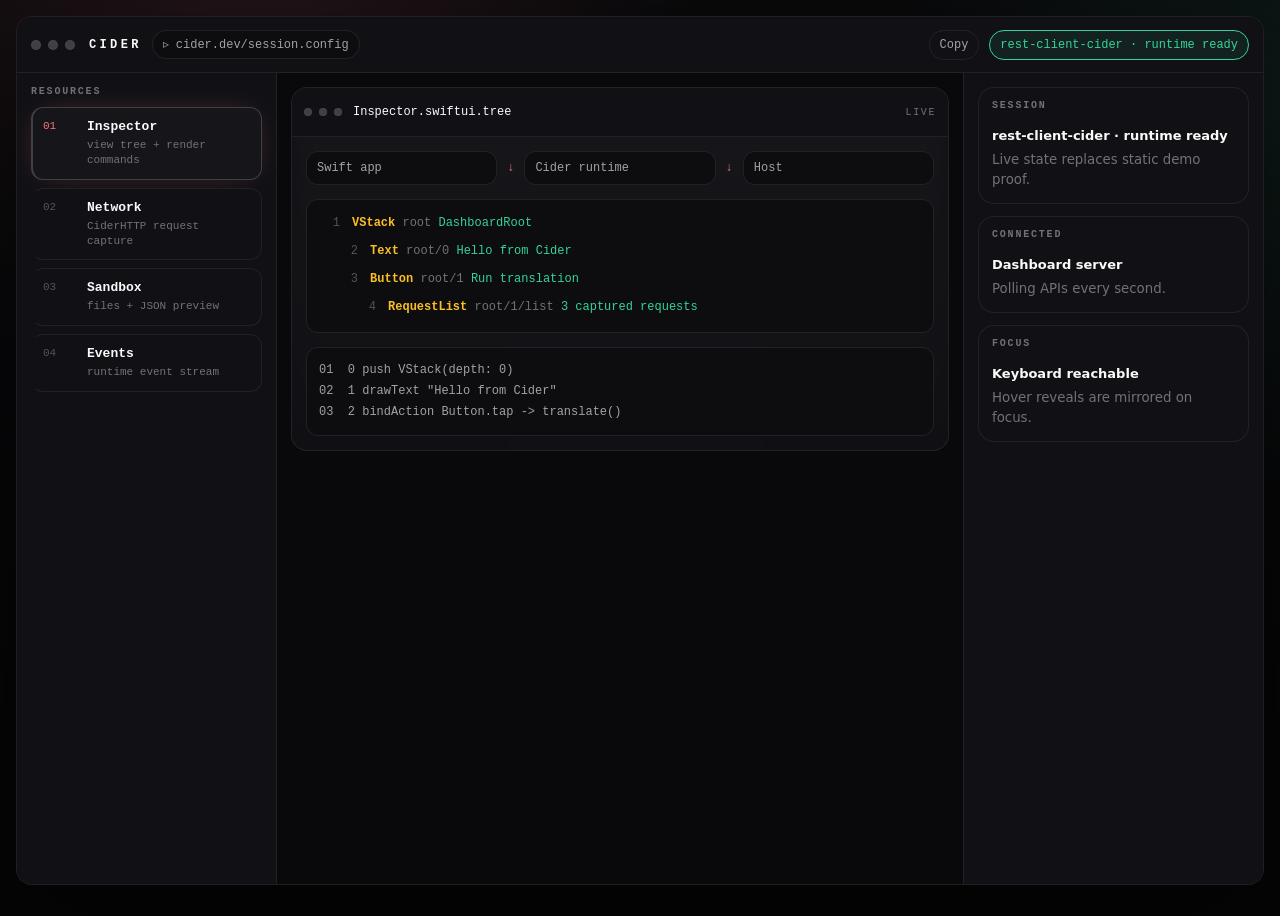
<file: .hermes/previews/cider-dev-dashboard-final.html>
<!doctype html>
<html lang="en">
<head>
  <meta charset="utf-8">
  <meta name="viewport" content="width=device-width, initial-scale=1">
  <title>CIDER Dev Dashboard</title>
  <style>
:root {
  color-scheme: dark;
  --bg-page: #09090b;
  --bg-panel: #111115;
  --bg-panel-deep: #0d0d0f;
  --bg-panel-hover: #15151a;
  --border-default: rgba(39, 39, 42, 0.78);
  --border-hover: #3f3f46;
  --text-primary: #fafafa;
  --text-body: #a1a1aa;
  --text-muted: #71717a;
  --text-dim: #52525b;
  --accent-rose: #fb7185;
  --accent-amber: #fbbf24;
  --accent-emerald: #34d399;
  --selection: rgba(244, 63, 94, 0.3);
  --radius-sm: 8px;
  --radius-md: 12px;
  --radius-lg: 16px;
  --motion-fast: 160ms;
  --motion-standard: 220ms;
  --motion-reveal: 300ms;
  --ease-out: cubic-bezier(0.23, 1, 0.32, 1);
  --ease-standard: cubic-bezier(0.77, 0, 0.175, 1);
  --mono: ui-monospace, "SF Mono", "JetBrains Mono", SFMono-Regular, Menlo, Monaco, Consolas, monospace;
  --sans: Inter, ui-sans-serif, system-ui, -apple-system, BlinkMacSystemFont, "Segoe UI", sans-serif;
}
* { box-sizing: border-box; }
::selection { background: var(--selection); color: var(--text-primary); }
body {
  margin: 0;
  min-height: 100vh;
  font-family: var(--sans);
  background:
    radial-gradient(circle at 20% -10%, rgba(251, 113, 133, 0.12), transparent 28rem),
    radial-gradient(circle at 100% 12%, rgba(52, 211, 153, 0.08), transparent 24rem),
    linear-gradient(180deg, #09090b 0%, #050506 100%);
  color: var(--text-primary);
}
button, pre, code, .file-chip, .resource-row, .status-pill, .micro-label, .editor-action, .line-reader, .code-output { font-family: var(--mono); }
button {
  appearance: none;
  border: 1px solid var(--border-default);
  background: var(--bg-panel);
  color: var(--text-body);
  cursor: pointer;
  transition: transform var(--motion-fast) var(--ease-out), border-color var(--motion-fast) var(--ease-out), background-color var(--motion-fast) var(--ease-out), color var(--motion-fast) var(--ease-out), opacity var(--motion-fast) var(--ease-out), box-shadow var(--motion-standard) var(--ease-out);
}
button:active { transform: scale(0.97); }
button:focus-visible, .resource-row:focus-visible, .file:focus-visible, .node:focus-visible { outline: 2px solid var(--accent-rose); outline-offset: 2px; }
.dashboard-shell {
  width: min(1440px, calc(100vw - 32px));
  min-height: calc(100vh - 32px);
  margin: 16px auto;
  border: 1px solid var(--border-default);
  border-radius: var(--radius-lg);
  overflow: hidden;
  background: rgba(9, 9, 11, 0.92);
  box-shadow: 0 30px 100px rgba(0, 0, 0, 0.42);
}
.ide-titlebar {
  display: grid;
  grid-template-columns: auto minmax(0, 1fr) auto;
  gap: 14px;
  align-items: center;
  min-height: 56px;
  padding: 10px 14px;
  border-bottom: 1px solid var(--border-default);
  background: var(--bg-panel);
}
.window-controls { display: inline-flex; gap: 7px; align-items: center; }
.window-controls span { width: 10px; height: 10px; border-radius: 999px; background: #3f3f46; box-shadow: inset 0 0 0 1px rgba(255,255,255,0.04); }
.window-controls.small span { width: 8px; height: 8px; }
.titlebar-main, .titlebar-actions { display: flex; align-items: center; gap: 10px; min-width: 0; }
.titlebar-actions { justify-content: flex-end; }
.brand-mark { font: 800 12px/1 var(--mono); letter-spacing: 0.28em; color: var(--text-primary); }
.file-chip {
  display: inline-flex;
  align-items: center;
  gap: 7px;
  min-width: 0;
  max-width: 100%;
  border: 1px solid var(--border-default);
  border-radius: 999px;
  background: var(--bg-panel-deep);
  color: var(--text-body);
  padding: 6px 10px;
  font-size: 12px;
  white-space: nowrap;
  overflow: hidden;
  text-overflow: ellipsis;
}
.icon-button, .danger-action { border-radius: 999px; padding: 7px 10px; font-size: 12px; }
.icon-button[data-copied="true"] { color: var(--accent-emerald); border-color: rgba(52, 211, 153, 0.55); background: rgba(52, 211, 153, 0.08); }
.status-pill { border-radius: 999px; padding: 7px 10px; font-size: 12px; border: 1px solid currentColor; background: color-mix(in srgb, currentColor 9%, transparent); }
.workspace-grid { display: grid; grid-template-columns: 260px minmax(0, 1fr) 300px; gap: 0; min-height: calc(100vh - 89px); }
.resource-sidebar, .status-rail { background: var(--bg-panel); border-right: 1px solid var(--border-default); padding: 14px; }
.status-rail { border-right: 0; border-left: 1px solid var(--border-default); display: grid; align-content: start; gap: 12px; }
.sidebar-label, .micro-label { display: block; margin: 0 0 10px; color: var(--text-muted); font: 700 10px/1 var(--mono); letter-spacing: 0.18em; text-transform: uppercase; }
.resource-row {
  position: relative;
  display: grid;
  grid-template-columns: 34px minmax(0, 1fr);
  gap: 10px;
  width: 100%;
  text-align: left;
  border-radius: var(--radius-md);
  padding: 11px 10px;
  margin-bottom: 8px;
  border-left: 2px solid transparent;
}
.resource-row strong { display: block; color: var(--text-primary); font-size: 13px; font-weight: 650; }
.resource-row small { display: block; margin-top: 4px; color: var(--text-muted); font-size: 11px; line-height: 1.35; }
.row-index { color: var(--text-dim); font-size: 11px; padding-top: 1px; }
.resource-row[aria-selected="true"], .resource-row.active { background: var(--bg-panel-hover); border-left-color: var(--accent-rose); border-color: var(--border-hover); color: var(--accent-rose); box-shadow: 0 0 30px -12px rgba(251, 113, 133, 0.38); }
.resource-row[aria-selected="true"] .row-index, .resource-row.active .row-index { color: var(--accent-rose); }
.tab-stack { min-width: 0; padding: 14px; background: var(--bg-page); }
.tab-panel { display: block; animation: reveal var(--motion-reveal) var(--ease-out); }
.tab-panel[hidden] { display: none; }
.editor-window, .proof-panel, .status-card {
  position: relative;
  overflow: hidden;
  border: 1px solid var(--border-default);
  border-radius: var(--radius-lg);
  background: var(--bg-panel);
  transition: border-color var(--motion-standard) var(--ease-out), background-color var(--motion-standard) var(--ease-out), box-shadow var(--motion-standard) var(--ease-out), opacity var(--motion-standard) var(--ease-out);
}
.focused-panel::before {
  content: "";
  position: absolute;
  inset: -2px;
  background: linear-gradient(180deg, rgba(63,63,70,0.65), rgba(24,24,27,0.1));
  filter: blur(18px);
  opacity: 0.22;
  pointer-events: none;
}
.editor-window:hover, .proof-panel:hover, .status-card:hover, .editor-window:focus-within, .proof-panel:focus-within { border-color: var(--border-hover); background: var(--bg-panel-hover); }
.editor-titlebar, .proof-header {
  position: relative;
  z-index: 1;
  display: flex;
  align-items: center;
  gap: 10px;
  min-height: 44px;
  padding: 10px 12px;
  border-bottom: 1px solid var(--border-default);
  background: var(--bg-panel);
}
.editor-titlebar .file-chip { border-color: transparent; padding-inline: 0; background: transparent; color: var(--text-primary); }
.editor-action, .stream-badge { margin-left: auto; color: var(--text-muted); font-size: 10px; letter-spacing: 0.16em; text-transform: uppercase; }
.pipeline { position: relative; z-index: 1; display: grid; grid-template-columns: 1fr auto 1fr auto 1fr; align-items: center; gap: 10px; padding: 14px 14px 0; color: var(--text-muted); font: 12px/1 var(--mono); }
.pipeline span { border: 1px solid var(--border-default); border-radius: var(--radius-md); padding: 10px; background: var(--bg-panel-deep); color: var(--text-body); }
.pipeline b { color: var(--accent-rose); }
.editor-body, .code-output, .proof-body {
  position: relative;
  z-index: 1;
  margin: 14px;
  border: 1px solid var(--border-default);
  border-radius: var(--radius-md);
  background: var(--bg-panel-deep);
  color: var(--text-body);
  padding: 10px 0;
  overflow: auto;
  font-size: 12px;
  line-height: 1.75;
}
.code-output, .cli-log { padding: 12px; white-space: pre-wrap; }
.line-row, .node, .request, .file, .log-line {
  display: grid;
  grid-template-columns: 3.2ch minmax(0, 1fr);
  gap: 12px;
  min-height: 28px;
  padding: 3px 12px;
  border-left: 2px solid transparent;
  transition: opacity var(--motion-standard) var(--ease-out), background-color var(--motion-fast) var(--ease-out), border-color var(--motion-fast) var(--ease-out), transform var(--motion-fast) var(--ease-out);
}
.line-number { color: var(--text-dim); text-align: right; user-select: none; }
.node strong, .request strong, .file strong { color: var(--accent-amber); font-weight: 650; }
.node .muted, .request .muted, .file .muted, .muted { color: var(--text-muted); }
.node:hover, .node:focus, .file:hover, .file:focus, .request:hover, .request:focus, .log-line:hover { background: rgba(39, 39, 42, 0.5); border-left-color: var(--accent-rose); }
.proof-header { justify-content: space-between; color: var(--text-muted); font: 700 10px/1 var(--mono); letter-spacing: 0.18em; text-transform: uppercase; }
.header-dots { display: inline-flex; gap: 6px; }
.header-dots i { width: 7px; height: 7px; border-radius: 999px; background: var(--text-dim); }
.proof-panel:hover .proof-body, .proof-panel:focus-within .proof-body { box-shadow: inset 0 1px 0 rgba(255,255,255,0.03); }
.proof-panel::after { content: ""; position: absolute; inset: 44px 0 auto; height: 80px; pointer-events: none; opacity: 0; transform: translateY(-100%); background: linear-gradient(180deg, transparent, rgba(251, 113, 133, 0.10), transparent); transition: opacity var(--motion-standard) var(--ease-out); }
.proof-panel:hover::after, .proof-panel:focus-within::after { opacity: 1; animation: sweep 1.5s linear infinite; }
.status-card { display: grid; gap: 7px; padding: 13px; }
.status-card strong { color: var(--text-primary); font-size: 13px; }
.status-card small { color: var(--text-muted); line-height: 1.5; }
.severity-success { color: var(--accent-emerald); }
.severity-warning { color: var(--accent-amber); }
.severity-error { color: var(--accent-rose); }
.severity-neutral { color: var(--text-muted); }
.status-card.severity-success:hover { box-shadow: 0 0 32px -12px rgba(52, 211, 153, 0.45); }
.status-card.severity-warning:hover { box-shadow: 0 0 32px -12px rgba(251, 191, 36, 0.40); }
.status-card.severity-error:hover { box-shadow: 0 0 32px -12px rgba(251, 113, 133, 0.45); }
.split-panel { display: grid; grid-template-columns: minmax(260px, 0.85fr) minmax(0, 1.15fr); gap: 14px; }
.danger-action { color: var(--accent-rose); border-color: rgba(251, 113, 133, 0.45); background: rgba(251, 113, 133, 0.06); }
.token-keyword { color: var(--accent-rose); }
.token-identifier { color: var(--accent-amber); }
.token-string { color: var(--accent-emerald); }
.token-comment { color: var(--text-muted); }
@keyframes reveal { from { opacity: 0; transform: translateY(8px); } to { opacity: 1; transform: translateY(0); } }
@keyframes sweep { from { transform: translateY(-100%); } to { transform: translateY(320%); } }
@media (hover: hover) and (pointer: fine) { button:hover { border-color: var(--border-hover); background: var(--bg-panel-hover); color: var(--text-primary); } .resource-row:hover { transform: translateX(2px); } }
@media (prefers-reduced-motion: reduce) { *, *::before, *::after { transition-duration: 0ms !important; animation-duration: 0ms !important; animation-iteration-count: 1 !important; transform: none !important; } }
@media (max-width: 1120px) { .workspace-grid { grid-template-columns: 220px minmax(0, 1fr); } .status-rail { grid-column: 1 / -1; border-left: 0; border-top: 1px solid var(--border-default); grid-template-columns: repeat(3, minmax(0, 1fr)); } }
@media (max-width: 820px) { .dashboard-shell { width: calc(100vw - 20px); margin: 10px auto; } .ide-titlebar, .workspace-grid, .split-panel { grid-template-columns: 1fr; } .titlebar-actions { justify-content: flex-start; flex-wrap: wrap; } .resource-sidebar { border-right: 0; border-bottom: 1px solid var(--border-default); } .status-rail { grid-template-columns: 1fr; } .pipeline { grid-template-columns: 1fr; } .pipeline b { text-align: center; transform: rotate(0deg); } }

</style>
</head>
<body>
  <div class="dashboard-shell">
    <header class="ide-titlebar" aria-label="CIDER dev dashboard">
      <div class="window-controls" aria-hidden="true"><span></span><span></span><span></span></div>
      <div class="titlebar-main">
        <span class="brand-mark">CIDER</span>
        <span class="file-chip"><span aria-hidden="true">▹</span><span>cider.dev/session.config</span></span>
      </div>
      <div class="titlebar-actions">
        <button id="copySession" class="icon-button" type="button" data-copy-target="sessionSummary" aria-label="Copy session summary">Copy</button>
        <span id="status" class="status-pill severity-warning">Starting…</span>
      </div>
    </header>

    <div class="workspace-grid">
      <aside class="resource-sidebar" aria-label="Dashboard sections">
        <div class="sidebar-label">Resources</div>
        <button class="resource-row active" data-tab="inspector" aria-selected="true" type="button"><span class="row-index">01</span><span><strong>Inspector</strong><small>view tree + render commands</small></span></button>
        <button class="resource-row" data-tab="network" aria-selected="false" type="button"><span class="row-index">02</span><span><strong>Network</strong><small>CiderHTTP request capture</small></span></button>
        <button class="resource-row" data-tab="sandbox" aria-selected="false" type="button"><span class="row-index">03</span><span><strong>Sandbox</strong><small>files + JSON preview</small></span></button>
        <button class="resource-row" data-tab="events" aria-selected="false" type="button"><span class="row-index">04</span><span><strong>Events</strong><small>runtime event stream</small></span></button>
      </aside>

      <main class="tab-stack">
        <section id="inspector" class="tab-panel active" aria-labelledby="inspector-title">
          <div class="editor-window focused-panel">
            <div class="editor-titlebar"><div class="window-controls small" aria-hidden="true"><span></span><span></span><span></span></div><span id="inspector-title" class="file-chip">Inspector.swiftui.tree</span><span class="editor-action">live</span></div>
            <div class="pipeline" aria-label="Swift app through Cider runtime into host"><span>Swift app</span><b>↓</b><span>Cider runtime</span><b>↓</b><span>Host</span></div>
            <div id="tree" class="editor-body line-reader" aria-live="polite"></div>
            <pre id="commands" class="code-output" aria-label="Render commands"></pre>
          </div>
        </section>

        <section id="network" class="tab-panel" aria-labelledby="network-title" hidden>
          <div class="proof-panel">
            <div class="proof-header"><span id="network-title">REQUEST CAPTURE</span><span class="header-dots" aria-hidden="true"><i></i><i></i></span></div>
            <div id="requests" class="proof-body">No CiderHTTP requests captured yet.</div>
          </div>
        </section>

        <section id="sandbox" class="tab-panel" aria-labelledby="sandbox-title" hidden>
          <div class="split-panel">
            <div class="proof-panel">
              <div class="proof-header"><span id="sandbox-title">SANDBOX BROWSER</span><button id="resetSandbox" class="danger-action" type="button">Reset sandbox</button></div>
              <div id="files" class="proof-body">No sandbox files.</div>
            </div>
            <div class="editor-window">
              <div class="editor-titlebar"><div class="window-controls small" aria-hidden="true"><span></span><span></span><span></span></div><span class="file-chip">preview.json</span><span class="editor-action">read-only</span></div>
              <pre id="preview" class="code-output"></pre>
            </div>
          </div>
        </section>

        <section id="events" class="tab-panel" aria-labelledby="events-title" hidden>
          <div class="proof-panel">
            <div class="proof-header"><span id="events-title">CLI OUTPUT</span><span class="stream-badge">streaming</span></div>
            <pre id="eventLog" class="proof-body cli-log"></pre>
          </div>
        </section>
      </main>

      <aside class="status-rail" aria-label="Runtime health">
        <article class="status-card severity-neutral"><span class="micro-label">Session</span><strong id="sessionSummary">Waiting for runtime snapshot</strong><small>Live state replaces static demo proof.</small></article>
        <article class="status-card severity-success"><span class="micro-label">Connected</span><strong>Dashboard server</strong><small>Polling APIs every second.</small></article>
        <article class="status-card severity-warning"><span class="micro-label">Focus</span><strong>Keyboard reachable</strong><small>Hover reveals are mirrored on focus.</small></article>
      </aside>
    </div>
  </div>
  <script>
const fixture = {
  '/api/status': { project: 'rest-client-cider', state: 'runtime ready' },
  '/api/inspector/latest': {
    nodes: [
      { depth: 0, kind: 'VStack', id: 'root', label: 'DashboardRoot' },
      { depth: 1, kind: 'Text', id: 'root/0', label: 'Hello from Cider' },
      { depth: 1, kind: 'Button', id: 'root/1', label: 'Run translation' },
      { depth: 2, kind: 'RequestList', id: 'root/1/list', label: '3 captured requests' }
    ],
    renderCommands: [
      { index: 0, kind: 'push', summary: 'VStack(depth: 0)' },
      { index: 1, kind: 'drawText', summary: '"Hello from Cider"' },
      { index: 2, kind: 'bindAction', summary: 'Button.tap -> translate()' }
    ]
  },
  '/api/network/requests': [
    { method: 'GET', statusCode: 200, url: '/api/status', durationMilliseconds: 18 },
    { method: 'POST', statusCode: 202, url: '/api/sandbox/reset', durationMilliseconds: 42 },
    { method: 'GET', statusCode: 404, url: '/api/missing-fixture', durationMilliseconds: 6 }
  ],
  '/api/sandbox/tree': [
    { path: 'Library/Application Support/session.json', size: 512 },
    { path: 'Documents/request-cache.json', size: 1440 }
  ],
  '/api/events': [
    { timeMilliseconds: Date.now() - 4000, kind: 'dev', message: 'dashboard ready' },
    { timeMilliseconds: Date.now() - 2400, kind: 'runtime', message: 'inspector snapshot captured' },
    { timeMilliseconds: Date.now() - 900, kind: 'warning', message: 'sandbox reset pending confirmation' }
  ]
};
window.fetch = async (path, options = {}) => {
  if (path.startsWith('/api/sandbox/file')) {
    return { ok: true, status: 200, json: async () => ({ path: decodeURIComponent(path.split('path=')[1] || ''), preview: true, lines: ['fixture', 'json'] }) };
  }
  if (options.method === 'POST') return { ok: true, status: 204, json: async () => null };
  return { ok: true, status: 200, json: async () => fixture[path] ?? [] };
};
</script>
<script>
const $ = (id) => document.getElementById(id);
const tabs = Array.from(document.querySelectorAll('.resource-row[data-tab]'));
const panels = Array.from(document.querySelectorAll('.tab-panel'));
const copyButtons = Array.from(document.querySelectorAll('[data-copy-target]'));

function escapeHTML(value) {
  return String(value ?? '')
    .replace(/&/g, '&amp;')
    .replace(/</g, '&lt;')
    .replace(/>/g, '&gt;')
    .replace(/"/g, '&quot;')
    .replace(/'/g, '&#39;');
}

function selectTab(tabName) {
  for (const panel of panels) {
    const isActive = panel.id === tabName;
    panel.classList.toggle('active', isActive);
    panel.hidden = !isActive;
  }
  for (const tab of tabs) {
    const isSelected = tab.dataset.tab === tabName;
    tab.classList.toggle('active', isSelected);
    tab.setAttribute('aria-selected', String(isSelected));
  }
}

for (const button of tabs) {
  button.addEventListener('click', () => selectTab(button.dataset.tab));
  button.addEventListener('keydown', (event) => {
    const index = tabs.indexOf(button);
    if (event.key === 'ArrowDown' || event.key === 'ArrowRight') {
      event.preventDefault();
      const next = tabs[(index + 1) % tabs.length];
      next.focus();
      selectTab(next.dataset.tab);
    }
    if (event.key === 'ArrowUp' || event.key === 'ArrowLeft') {
      event.preventDefault();
      const previous = tabs[(index - 1 + tabs.length) % tabs.length];
      previous.focus();
      selectTab(previous.dataset.tab);
    }
  });
}

async function json(path) {
  const response = await fetch(path);
  if (response.status === 204) return null;
  if (!response.ok) throw new Error(`${response.status} ${response.statusText}`);
  return await response.json();
}

function severityForStatus(statusCode) {
  if (statusCode == null) return 'warning';
  if (statusCode >= 500) return 'error';
  if (statusCode >= 400) return 'warning';
  return 'success';
}

function severityForText(text) {
  const lower = String(text ?? '').toLowerCase();
  if (lower.includes('error') || lower.includes('fail') || lower.includes('disconnect')) return 'error';
  if (lower.includes('warn') || lower.includes('pending') || lower.includes('stale')) return 'warning';
  if (lower.includes('ready') || lower.includes('ok') || lower.includes('success') || lower.includes('captured')) return 'success';
  return 'neutral';
}

function lineRow(number, html, extraClass = '') {
  return `<div class="line-row ${extraClass}"><span class="line-number">${number}</span><span>${html}</span></div>`;
}

function inspectorNode(node, index) {
  const indent = 8 + Number(node.depth || 0) * 18;
  const label = node.label ? ` <span class="token-string">${escapeHTML(node.label)}</span>` : '';
  return `<div class="node" tabindex="0" style="padding-left:${indent}px"><span class="line-number">${index + 1}</span><span><strong>${escapeHTML(node.kind)}</strong> <span class="muted">${escapeHTML(node.id)}</span>${label}</span></div>`;
}

function renderCommands(commands) {
  if (!commands || !commands.length) return '';
  return commands.map((command, index) => `${String(index + 1).padStart(2, '0')}  ${command.index} ${command.kind} ${command.summary}`).join('\n');
}

function requestRow(request, index) {
  const severity = severityForStatus(request.statusCode);
  const status = request.statusCode ?? '…';
  const duration = request.durationMilliseconds ?? 0;
  return `<div class="request severity-${severity}" tabindex="0"><span class="line-number">${index + 1}</span><span><strong>${escapeHTML(request.method)}</strong> ${escapeHTML(status)} <span class="token-string">${escapeHTML(request.url)}</span><br><span class="muted">${escapeHTML(duration)}ms</span></span></div>`;
}

function fileRow(file, index) {
  return `<button class="file" type="button" data-path="${escapeHTML(file.path)}"><span class="line-number">${index + 1}</span><span><strong>${escapeHTML(file.path)}</strong> <span class="muted">${escapeHTML(file.size)} bytes</span></span></button>`;
}

function eventLine(event, index) {
  const stamp = new Date(event.timeMilliseconds).toISOString();
  const message = `${event.kind}: ${event.message}`;
  const severity = severityForText(message);
  return `${String(index + 1).padStart(2, '0')}  ${stamp}  [${severity.toUpperCase()}] ${message}`;
}

async function copyText(button, text) {
  try {
    await navigator.clipboard.writeText(text);
    button.textContent = 'Check';
    button.dataset.copied = 'true';
  } catch {
    button.textContent = 'Copy unavailable';
    button.dataset.copied = 'false';
  }
  setTimeout(() => {
    button.textContent = 'Copy';
    delete button.dataset.copied;
  }, 2000);
}

for (const button of copyButtons) {
  button.addEventListener('click', () => {
    const target = $(button.dataset.copyTarget);
    copyText(button, target ? target.textContent : document.body.innerText);
  });
}

async function refresh() {
  try {
    const status = await json('/api/status');
    const state = status.state || 'unknown';
    const statusSeverity = severityForText(state);
    $('status').textContent = `${status.project} · ${state}`;
    $('status').className = `status-pill severity-${statusSeverity}`;
    $('sessionSummary').textContent = `${status.project} · ${state}`;

    const inspector = await json('/api/inspector/latest');
    if (inspector && inspector.nodes) {
      $('tree').innerHTML = inspector.nodes.map(inspectorNode).join('');
      $('commands').textContent = renderCommands(inspector.renderCommands || []);
    } else {
      $('tree').innerHTML = lineRow(1, '<span class="token-comment">No runtime snapshot yet.</span>');
      $('commands').textContent = '';
    }

    const requests = await json('/api/network/requests');
    $('requests').innerHTML = requests.length ? requests.map(requestRow).join('') : lineRow(1, '<span class="token-comment">No CiderHTTP requests captured yet.</span>');

    const files = await json('/api/sandbox/tree');
    $('files').innerHTML = files.length ? files.map(fileRow).join('') : lineRow(1, '<span class="token-comment">No sandbox files.</span>');
    for (const file of document.querySelectorAll('.file')) {
      file.onclick = async () => {
        const path = encodeURIComponent(file.dataset.path);
        const preview = await json('/api/sandbox/file?path=' + path);
        $('preview').textContent = JSON.stringify(preview, null, 2);
      };
    }

    const events = await json('/api/events');
    $('eventLog').textContent = events.length ? events.map(eventLine).join('\n') : '01  waiting for CLI output…';
  } catch (error) {
    $('status').textContent = 'Dashboard error: ' + error.message;
    $('status').className = 'status-pill severity-error';
  }
}

$('resetSandbox').onclick = async () => {
  if (prompt('Type reset to clear the app sandbox') === 'reset') {
    await fetch('/api/sandbox/reset', { method: 'POST' });
    refresh();
  }
};

setInterval(refresh, 1000);
refresh();
</script>
</body>
</html>
</file>
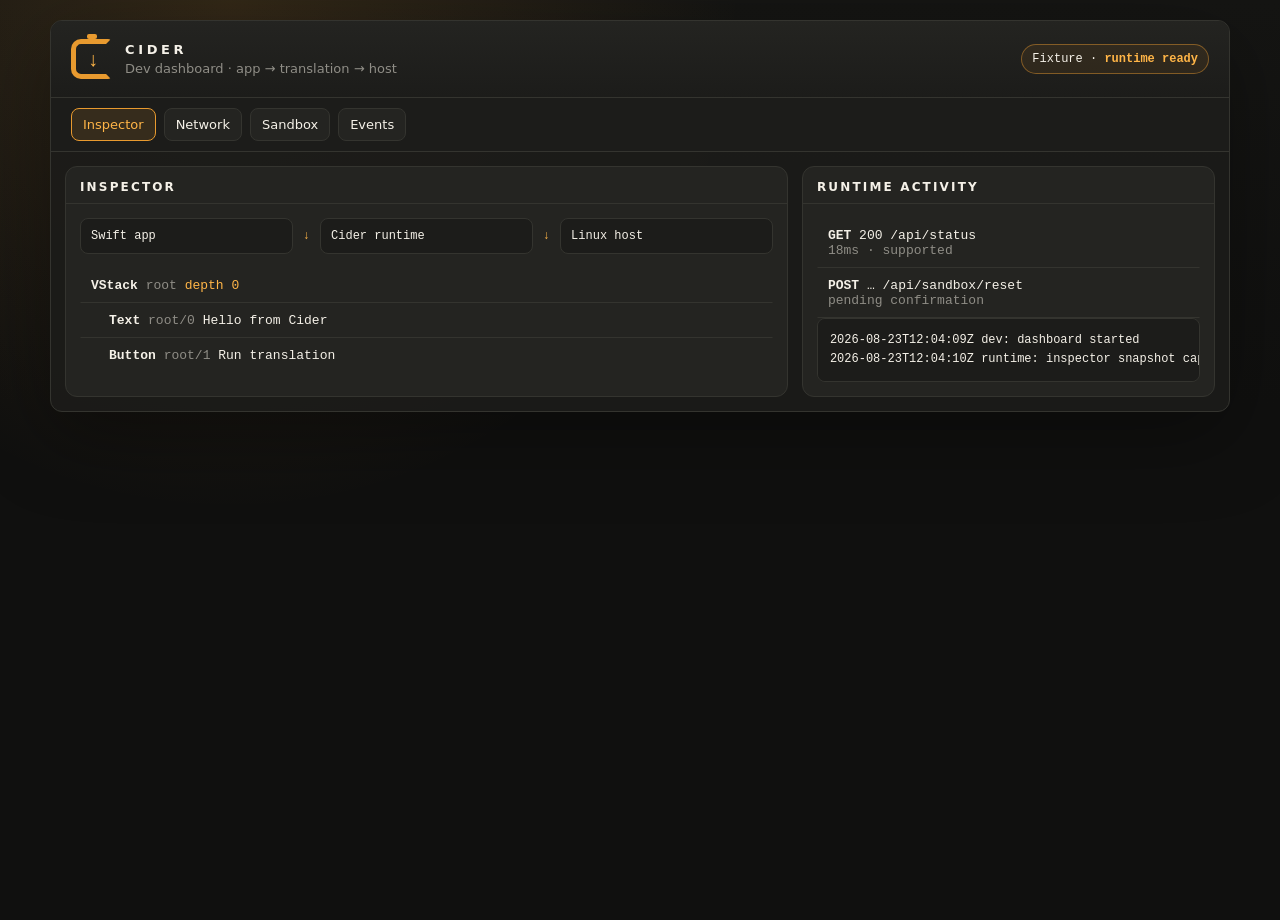
<file: .hermes/previews/cider-dev-dashboard-preview.html>
<!doctype html>
<html lang="en">
<head>
  <meta charset="utf-8">
  <meta name="viewport" content="width=device-width, initial-scale=1">
  <title>CIDER Dev Dashboard — Static Preview</title>
  <style>
    :root {
      color-scheme: dark;
      --cider-black: #10100F;
      --cider-graphite: #1C1C1A;
      --cider-surface: #242421;
      --cider-border: #34342F;
      --cider-white: #F5F1E8;
      --cider-muted: #8F8D86;
      --cider-amber: #E89A2F;
      --cider-amber-bright: #FFB547;
      --cider-radius-sm: 6px;
      --cider-radius-md: 8px;
      --cider-radius-lg: 12px;
      --cider-motion-fast: 150ms;
      --cider-motion-standard: 220ms;
      --cider-motion-large: 320ms;
      --ease-out: cubic-bezier(0.23, 1, 0.32, 1);
    }
    * { box-sizing: border-box; }
    body {
      margin: 0;
      min-height: 100vh;
      font-family: Inter, ui-sans-serif, system-ui, -apple-system, BlinkMacSystemFont, "Segoe UI", sans-serif;
      background:
        radial-gradient(circle at 18% 0%, rgba(232, 154, 47, 0.14), transparent 32rem),
        linear-gradient(180deg, #151513 0%, var(--cider-black) 44%);
      color: var(--cider-white);
    }
    code, pre, .mono { font-family: "JetBrains Mono", ui-monospace, SFMono-Regular, Menlo, monospace; }
    .shell { width: min(1180px, calc(100vw - 40px)); margin: 20px auto; border: 1px solid var(--cider-border); border-radius: var(--cider-radius-lg); background: rgba(28, 28, 26, 0.92); overflow: hidden; box-shadow: 0 24px 80px rgba(0, 0, 0, 0.34); }
    header { display: grid; grid-template-columns: 1fr auto; gap: 20px; align-items: center; padding: 18px 20px; border-bottom: 1px solid var(--cider-border); background: linear-gradient(180deg, rgba(36,36,33,.96), rgba(28,28,26,.96)); }
    .brand { display: flex; align-items: center; gap: 14px; min-width: 0; }
    .press-mark { position: relative; width: 40px; height: 40px; border: 5px solid var(--cider-amber); border-right-color: transparent; border-radius: 10px 3px 3px 10px; flex: 0 0 auto; }
    .press-mark::before { content: ""; position: absolute; top: -10px; left: 11px; width: 10px; height: 5px; border-radius: 2px; background: var(--cider-amber); }
    .press-mark::after { content: "↓"; position: absolute; inset: 2px 0 0 11px; color: var(--cider-amber-bright); font: 800 20px/30px ui-monospace, monospace; }
    .wordmark { letter-spacing: .28em; font-weight: 800; font-size: 13px; line-height: 1; }
    .subtitle { margin-top: 5px; color: var(--cider-muted); font-size: 13px; }
    .status-pill { border: 1px solid rgba(232,154,47,.45); border-radius: 999px; padding: 7px 10px; background: rgba(232,154,47,.08); color: var(--cider-white); font-size: 12px; }
    .status-pill strong { color: var(--cider-amber-bright); font-weight: 700; }
    nav { display: flex; gap: 8px; padding: 10px 20px; border-bottom: 1px solid var(--cider-border); background: var(--cider-graphite); }
    button { appearance: none; border: 1px solid var(--cider-border); border-radius: var(--cider-radius-md); background: var(--cider-surface); color: var(--cider-white); padding: 8px 11px; font: inherit; font-size: 13px; cursor: pointer; transition: transform var(--cider-motion-fast) var(--ease-out), border-color var(--cider-motion-fast) var(--ease-out), background-color var(--cider-motion-fast) var(--ease-out), color var(--cider-motion-fast) var(--ease-out); }
    button[aria-selected="true"] { border-color: var(--cider-amber); background: rgba(232,154,47,.12); color: var(--cider-amber-bright); }
    button:active { transform: scale(.97); }
    @media (hover: hover) and (pointer: fine) { button:hover, .file:hover, .node:hover { border-color: rgba(255,181,71,.72); background: rgba(232,154,47,.09); } }
    main { display: grid; grid-template-columns: minmax(0, 1.4fr) minmax(300px, .8fr); gap: 14px; padding: 14px; }
    .panel { border: 1px solid var(--cider-border); border-radius: var(--cider-radius-lg); background: var(--cider-surface); overflow: hidden; }
    .panel h2 { margin: 0; padding: 13px 14px 9px; font-size: 12px; letter-spacing: .18em; text-transform: uppercase; border-bottom: 1px solid var(--cider-border); }
    .panel-body { padding: 14px; }
    .pipeline { display: grid; grid-template-columns: 1fr auto 1fr auto 1fr; align-items: center; gap: 10px; color: var(--cider-muted); font-size: 12px; margin-bottom: 14px; }
    .layer { border: 1px solid var(--cider-border); border-radius: var(--cider-radius-md); padding: 10px; background: var(--cider-graphite); color: var(--cider-white); }
    .arrow { color: var(--cider-amber-bright); }
    .node, .request, .file { border: 1px solid transparent; border-bottom-color: var(--cider-border); padding: 9px 10px; font-size: 13px; transition: background-color var(--cider-motion-fast) var(--ease-out), border-color var(--cider-motion-fast) var(--ease-out); }
    .node:last-child, .request:last-child, .file:last-child { border-bottom-color: transparent; }
    .muted { color: var(--cider-muted); }
    .amber { color: var(--cider-amber-bright); }
    pre { margin: 0; border: 1px solid var(--cider-border); border-radius: var(--cider-radius-md); background: var(--cider-graphite); color: var(--cider-white); padding: 12px; overflow: auto; font-size: 12px; line-height: 1.6; }
    @media (prefers-reduced-motion: reduce) { *, *::before, *::after { transition-duration: 0ms !important; animation-duration: 0ms !important; } }
    @media (max-width: 820px) { main { grid-template-columns: 1fr; } header { grid-template-columns: 1fr; } nav { overflow-x: auto; } }
  </style>
</head>
<body>
  <div class="shell">
    <header>
      <div class="brand">
        <div class="press-mark" aria-hidden="true"></div>
        <div>
          <div class="wordmark">CIDER</div>
          <div class="subtitle">Dev dashboard · app → translation → host</div>
        </div>
      </div>
      <div class="status-pill mono">Fixture · <strong>runtime ready</strong></div>
    </header>
    <nav aria-label="Dashboard sections">
      <button aria-selected="true">Inspector</button>
      <button>Network</button>
      <button>Sandbox</button>
      <button>Events</button>
    </nav>
    <main>
      <section class="panel">
        <h2>Inspector</h2>
        <div class="panel-body">
          <div class="pipeline mono"><div class="layer">Swift app</div><div class="arrow">↓</div><div class="layer">Cider runtime</div><div class="arrow">↓</div><div class="layer">Linux host</div></div>
          <div class="node mono"><strong>VStack</strong> <span class="muted">root</span> <span class="amber">depth 0</span></div>
          <div class="node mono" style="padding-left: 28px"><strong>Text</strong> <span class="muted">root/0</span> Hello from Cider</div>
          <div class="node mono" style="padding-left: 28px"><strong>Button</strong> <span class="muted">root/1</span> Run translation</div>
        </div>
      </section>
      <aside class="panel">
        <h2>Runtime activity</h2>
        <div class="panel-body">
          <div class="request mono"><strong>GET</strong> 200 /api/status<br><span class="muted">18ms · supported</span></div>
          <div class="request mono"><strong>POST</strong> … /api/sandbox/reset<br><span class="muted">pending confirmation</span></div>
          <pre>2026-08-23T12:04:09Z dev: dashboard started
2026-08-23T12:04:10Z runtime: inspector snapshot captured</pre>
        </div>
      </aside>
    </main>
  </div>
</body>
</html>
</file>
